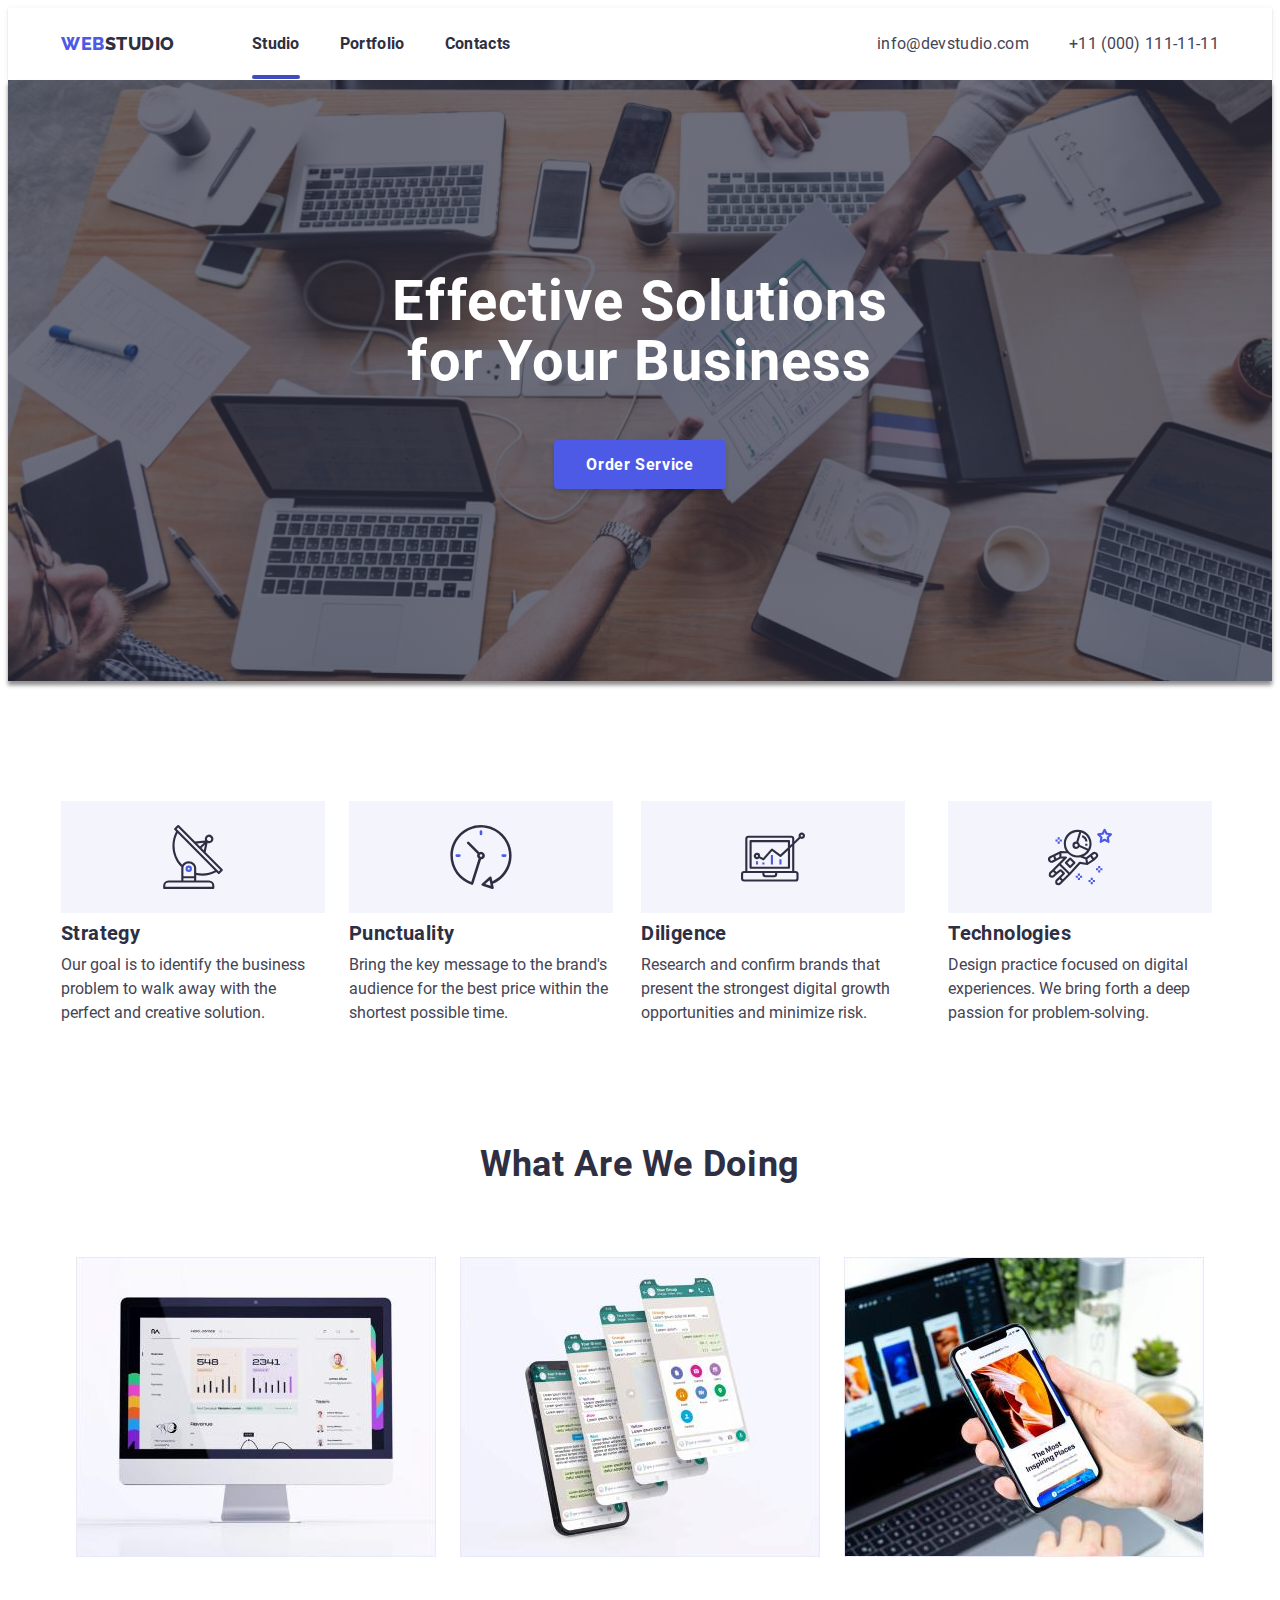
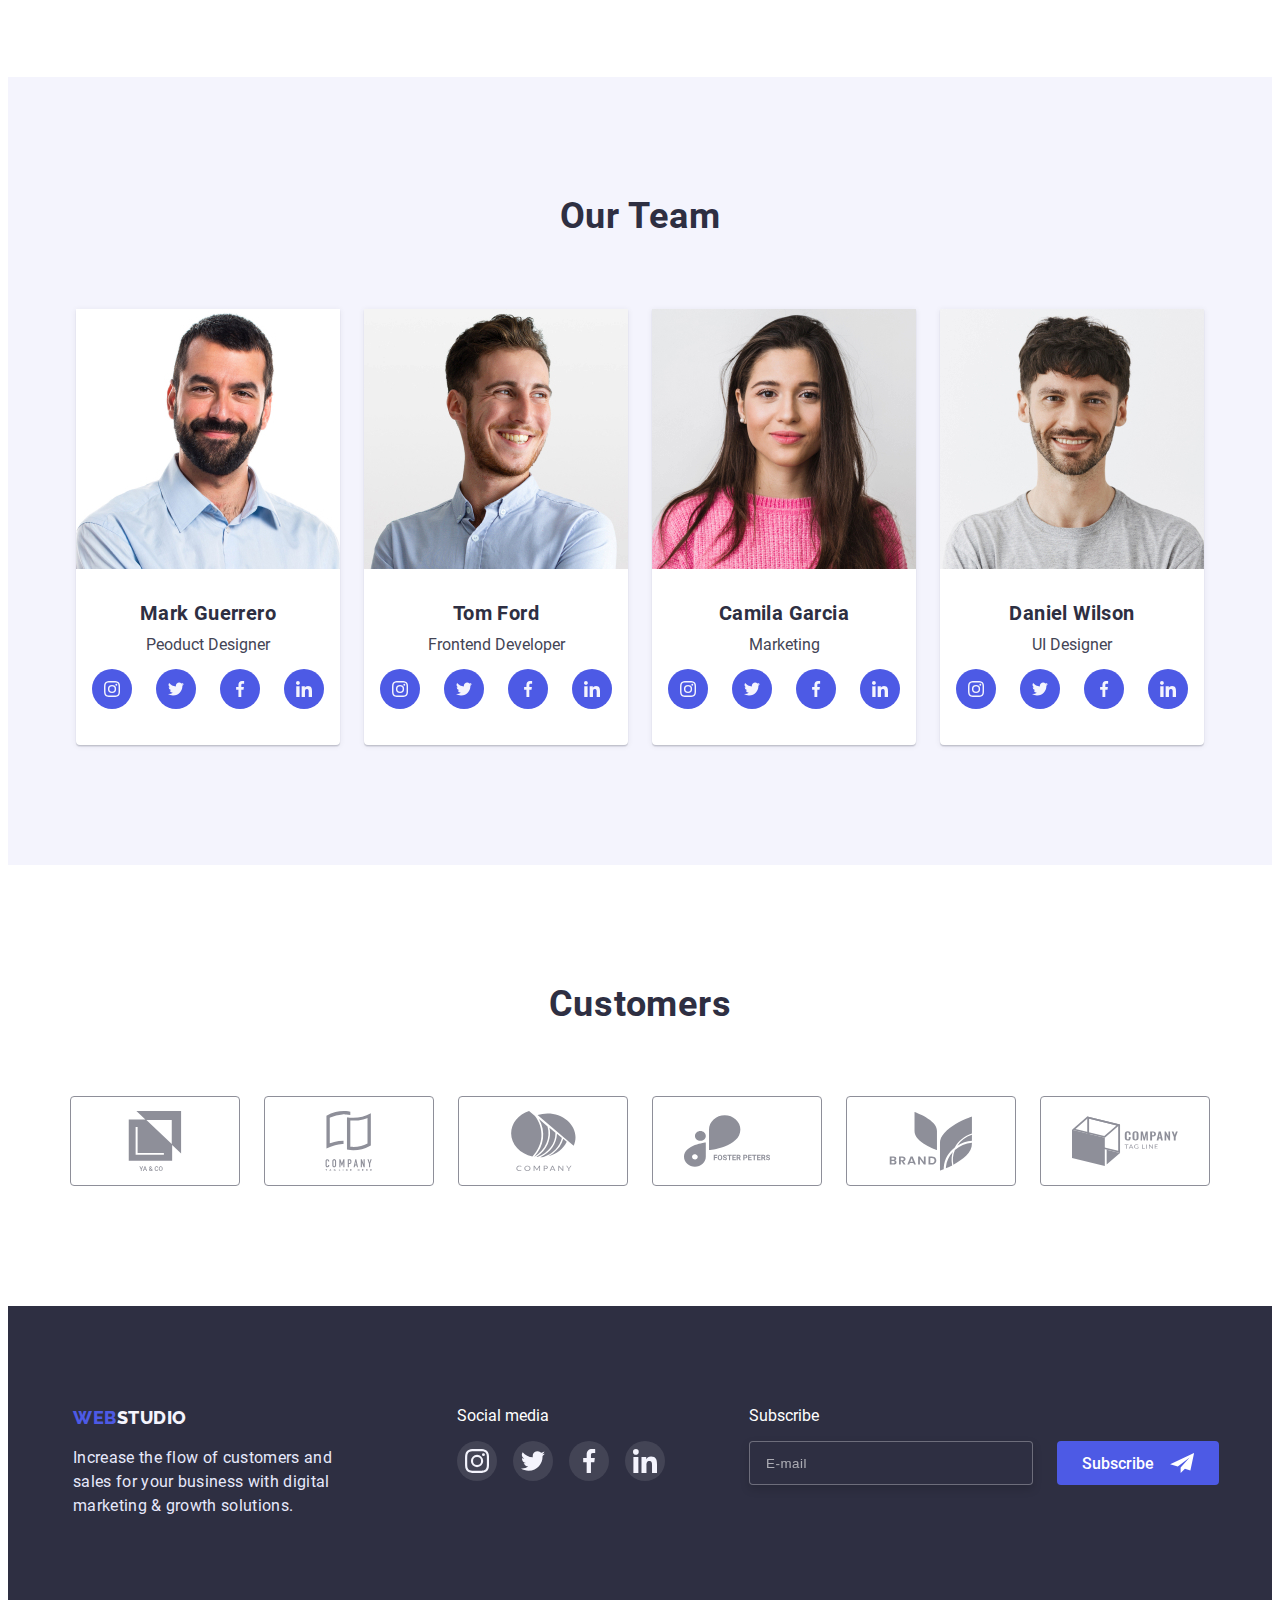
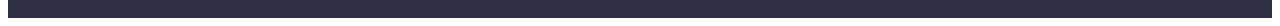
<file: index.html>
<!DOCTYPE html>
<html lang="en">
<head>
    <meta charset="UTF-8">
    <meta http-equiv="X-UA-Compatible" content="IE=edge">
    <meta name="viewport" content="width=device-width, initial-scale=1.0">
    <title>Module 1.1</title>
    
    <link rel="stylesheet" 
    href="https://cdnjs.cloudflare.com/ajax/libs/modern-normalize/1.1.0/modern-normalize.min.css" 
    integrity="sha512-wpPYUAdjBVSE4KJnH1VR1HeZfpl1ub8YT/NKx4PuQ5NmX2tKuGu6U/JRp5y+Y8XG2tV+wKQpNHVUX03MfMFn9Q==" 
    crossorigin="anonymous" 
    referrerpolicy="no-referrer" 
    />
    <link rel="stylesheet" href="./css/styles.css" />
</head>
<body>
    <!--HEADER-->
    <header class="head">
        <div class="container head-set">
        <nav class="main-nav"> 
        <a class="webstudio" href="./index.html"><span class="web-btn">WEB</span>STUDIO</a>
        <ul class="header-list">
        <li><a class="navigation studio" href="./index.html">Studio</a></li>
        <li><a class="navigation" href="./portfolio.html">Portfolio</a></li>
        <li><a class="navigation" href="./index.html">Contacts</a></li>
        </ul>
        </nav>
         <ul class="header-list">
        <li><a class="contacts link" href="mailto:info@devstudio.com">info@devstudio.com</a>
        </li>
        <li><a class="contacts link" href="tel:+11(000)111-11-11">+11 (000) 111-11-11</a>
        </li>
    </ul>
    </div>
    </header>
    

<!--FIRST SECTION-->
    <main>
    <section class="head-section">
        <div class="container">
        <h1 class="heading">Effective Solutions <br> for Your Business</h1>
        <button data-modal-open  class="header-btn btn" type="button">Order Service</button>
        </div>
    </section>

      <!--ABOUT-->
    
    <section class="section-about">
    <div class="container">
        <ul class="section-hero1">
            <li>
                <div class="skill-card">
                    <svg class="icon-svg">
                        <use href="./image/symbol-defs.svg#antenna"></use>
                    </svg>
                </div>
                <h3 class="hero">Strategy</h3>
                <p class="hero-text">Our goal is to identify the business
                problem to walk away with the perfect and creative solution. </p>
            </li>
            <li>
                <div class="skill-card">
                    <svg class="icon-svg">
                        <use href="./image/symbol-defs.svg#clock"></use>
                    </svg>
                </div>
                <h3 class="hero">Punctuality</h3>
                <p class="hero-text">Bring the key message to the brand's audience for the best price within the shortest possible time.</p>
            </li>
            <li>
                <div class="skill-card">
                    <svg class="icon-svg">
                        <use href="./image/symbol-defs.svg#diagram"></use>
                    </svg>
                </div>
                <h3 class="hero">Diligence</h3>
                <p class="hero-text">Research and confirm brands that present the strongest digital growth opportunities and minimize risk.</p>
            </li>
            <li>
                <div class="skill-card">
                    <svg class="icon-svg">
                        <use href="./image/symbol-defs.svg#astronaut"></use>
                    </svg>
                </div>
                <h3 class="hero">Technologies</h3>
                <p class="hero-text">Design practice focused on digital experiences. We bring forth a deep passion for problem-solving.</p>
            </li>
        </ul>
    </div>
    </section>
    <!--ABOUT-->
    <section class="section">
    <div class="container">
        <h2 class="about-us">What Are We Doing</h2>
        <ul class="photos">
            <li>
                <img width="360" height="300" src="./image/image-1.jpg" alt="photo-1-computer">
            </li>
            <li>
                <img width="360" height="300" src="./image/image-2.jpg" alt="photo-2-chats">
            </li>
            <li>
                <img width="360" height="300" src="./image/image-3.jpg" alt="photo-3-telephone">
            </li>
        </ul>
    </div>
    </section>
    
    <section class="section-back-color">
        <div class="container">
        <h2 class="about-us">Our Team</h2>
        <ul class="photos">
            <li class="section-about-us">
                <img width="264" height="260" src="./image/image-f1.jpg" alt="photo-4-first">
                <div class="aboutus-text">
                <h3 class="hero">Mark Guerrero</h3>
                <p class="hero-text">Peoduct Designer</p>
                <div class="social">
                <a class="btn-config" href=""><svg class="social-btn">
                        <use href="./image/symbol-defs.svg#instagram"></use>
                    </svg></a>
                <a class="btn-config" href=""><svg class="social-btn">
                        <use href="./image/symbol-defs.svg#twitter"></use>
                    </svg></a>
                <a class="btn-config" href=""><svg class="social-btn">
                        <use href="./image/symbol-defs.svg#facebook"></use>
                    </svg></a>
                <a class="btn-config" href=""><svg class="social-btn">
                        <use href="./image/symbol-defs.svg#linkedin"></use>
                    </svg></a>
                </div>
            </div>
            </li>
            <li class="section-about-us">
                <img width="264" height="260" src="./image/image-f2.jpg" alt="photo-5-second">
                <div class="aboutus-text">
                <h3 class="hero">Tom Ford</h3>
                <p class="hero-text">Frontend Developer</p>
                <div class="social">
                <a class="btn-config" href=""><svg class="social-btn">
                        <use href="./image/symbol-defs.svg#instagram"></use>
                    </svg></a>
                <a class="btn-config" href=""><svg class="social-btn">
                        <use href="./image/symbol-defs.svg#twitter"></use>
                    </svg></a>
                <a class="btn-config" href=""><svg class="social-btn">
                        <use href="./image/symbol-defs.svg#facebook"></use>
                    </svg></a>
                <a class="btn-config" href=""><svg class="social-btn">
                        <use href="./image/symbol-defs.svg#linkedin"></use>
                    </svg></a>
                </div>
                </div>
            </li>
            <li class="section-about-us">
                <img width="264" height="260" src="./image/image-f3.jpg" alt="photo-6-third">
                <div class="aboutus-text">
                <h3 class="hero">Camila Garcia</h3>
                <p class="hero-text">Marketing</p>
                <div class="social">
                <a class="btn-config" href=""><svg class="social-btn">
                        <use href="./image/symbol-defs.svg#instagram"></use>
                    </svg></a>
                <a class="btn-config" href=""><svg class="social-btn">
                        <use href="./image/symbol-defs.svg#twitter"></use>
                    </svg></a>
                <a class="btn-config" href=""><svg class="social-btn">
                        <use href="./image/symbol-defs.svg#facebook"></use>
                    </svg></a>
                <a class="btn-config" href=""><svg class="social-btn">
                        <use href="./image/symbol-defs.svg#linkedin"></use>
                    </svg></a>
                </div>
                </div>
            </li>
            <li class="section-about-us">
                <img width="264" height="260" src="./image/image-f4.jpg" alt="photo-7-fourth">
                <div class="aboutus-text">
                <h3 class="hero">Daniel Wilson</h3>
                <p class="hero-text">UI Designer</p>
                <div class="social">
                <a class="btn-config" href=""><svg class="social-btn">
                    <use href="./image/symbol-defs.svg#instagram"></use>
                </svg></a>
                <a class="btn-config" href=""><svg class="social-btn">
                    <use href="./image/symbol-defs.svg#twitter"></use>
                </svg></a>
                <a class="btn-config" href=""><svg class="social-btn">
                    <use href="./image/symbol-defs.svg#facebook"></use>
                 </svg></a>
                <a class="btn-config" href=""><svg class="social-btn">
                    <use href="./image/symbol-defs.svg#linkedin"></use>
                </svg></a>
                </div>
                </div>
            </li>
        </ul>
    </div>
    </section>
    <section class="about-customer">
        <div class="container">
            <h2 class="about-us">Customers</h2>
        <ul class="svg-position">
            <li>
                <a class="customers" href=""><svg class="customer-svg">
                    <use href="./image/symbol-defs.svg#customer1"></use>
                </svg></a>
            </li>
            <li>
                <a class="customers" href=""><svg class="customer-svg">
                        <use href="./image/symbol-defs.svg#customer2"></use>
                    </svg></a>
            </li>
            <li>
                <a class="customers" href=""><svg class="customer-svg">
                        <use href="./image/symbol-defs.svg#customer3"></use>
                    </svg></a>
            </li>
            <li>
                <a class="customers" href=""><svg class="customer-svg">
                        <use href="./image/symbol-defs.svg#customer4"></use>
                    </svg></a>
            </li>
            <li>
                <a class="customers" href=""><svg class="customer-svg">
                        <use href="./image/symbol-defs.svg#customer5"></use>
                    </svg></a>
            </li>
            <li>
                <a class="customers" href=""><svg class="customer-svg">
                        <use href="./image/symbol-defs.svg#customer6"></use>
                    </svg></a>
            </li>
        </ul>
        </div>
    </section>
<!--BACKDROP MODAL-->
    <div class="backdrop is-hidden" data-modal>
        <div class="modal"> 
            <button data-modal-close class="modal-btn">
             <svg class="modal-svg">
                <use href="./image/symbol-defs(2).svg#modal"></use>
             </svg>
            </button>
            <h3 class="logo-modal">Leave your contacts and we will call you back</h3>
            <form>
                <ul>
                <label class="modal-subs" for="name">Name</label>
                <li class="order-position">
                 <input class="fields" type="text" name="name" required minlength="3" placeholder=" ">
                    <svg class="icon-order">
                        <use href="./image/icons.svg#name"></use>
                    </svg>
                </li>
                <label class="modal-subs" for="phone">Phone</label>
                <li class="order-position">
                <input class="fields" type="text" name="phone" required minlength="5" placeholder=" ">
                    <svg class="icon-order">
                        <use href="./image/icons.svg#phone"></use>
                    </svg>
                </li>
                <label class="modal-subs" for="email">Email</label>
                <li class="order-position">
                <input class="fields" type="text" name="email" required minlength="5" placeholder=" "> 
                    <svg class="icon-order">
                        <use href="./image/icons.svg#mail"></use>
                    </svg>
                </li>
                <label class="modal-subs" for="comment">Comment</label>
                <li>
                <textarea  class="field-comment" name="comment" id="comment" placeholder="Text input" required maxlength="500"></textarea> 
                </li>
                <li class="policy-check">
                <input class="checkbox" type="checkbox" name="policy" id="policy">
                <label class="policy" for="policy">I accept the terms and conditions of the <a href="#">Privacy Policy</a></label>
                </li>
                <button class="order-btn" type="submit">Send</button>
            </ul>
            </form>
        </div>
    </div>
<!--BACKDROP MODAL-->
    </main>
<!--FOOTER-->
    <footer class="footer">
        <div class="footer-flex">
        <div class="container social-place">
        <div class="webstudio-margin">
        <a class="webstudio-footer" href="./index.html"><span class="web-btn">WEB</span>STUDIO</a>
        <p class="footer-info">Increase the flow of customers and sales for your business with digital marketing & growth solutions. </p>
        </div>
        <div class="footer-media">
        <p class="media-style">Social media</p>
        <ul class="footer-gap">
            <li>
                <a class="btn-config-footer" href=""><svg class="social-btn-footer">
                <use href="./image/symbol-defs.svg#instagram"></use>
                </svg></a>
                </li>
                <li>
                <a class="btn-config-footer" href=""><svg class="social-btn-footer">
                <use href="./image/symbol-defs.svg#twitter"></use>
                </svg></a>
                </li>
                <li>
                <a class="btn-config-footer" href=""><svg class="social-btn-footer">
                <use href="./image/symbol-defs.svg#facebook"></use>
                </svg></a>
                </li>
                <li>
                <a class="btn-config-footer" href=""><svg class="social-btn-footer">
                <use href="./image/symbol-defs.svg#linkedin"></use>
                </svg></a>
                </li>  
        </ul>
        </div>
    </div>
    <form>
    <label class="subscribe" for="email">Subscribe</label>
    <ul class="footer-subs">
     <li><input class="footer-input" type="email" name="email" id="email" placeholder="E-mail" required minlength="5" ></li>
     <button class="footer-button" type="submit">Subscribe
         <svg class="svg-send">
        <use href="./image/icons.svg#iconsend"></use>
     </svg>
     </button>
    </ul>
    </form>    
    </div>
    </footer>
    <script src="./js/modal.js"></script>
</body>
</html>
</file>
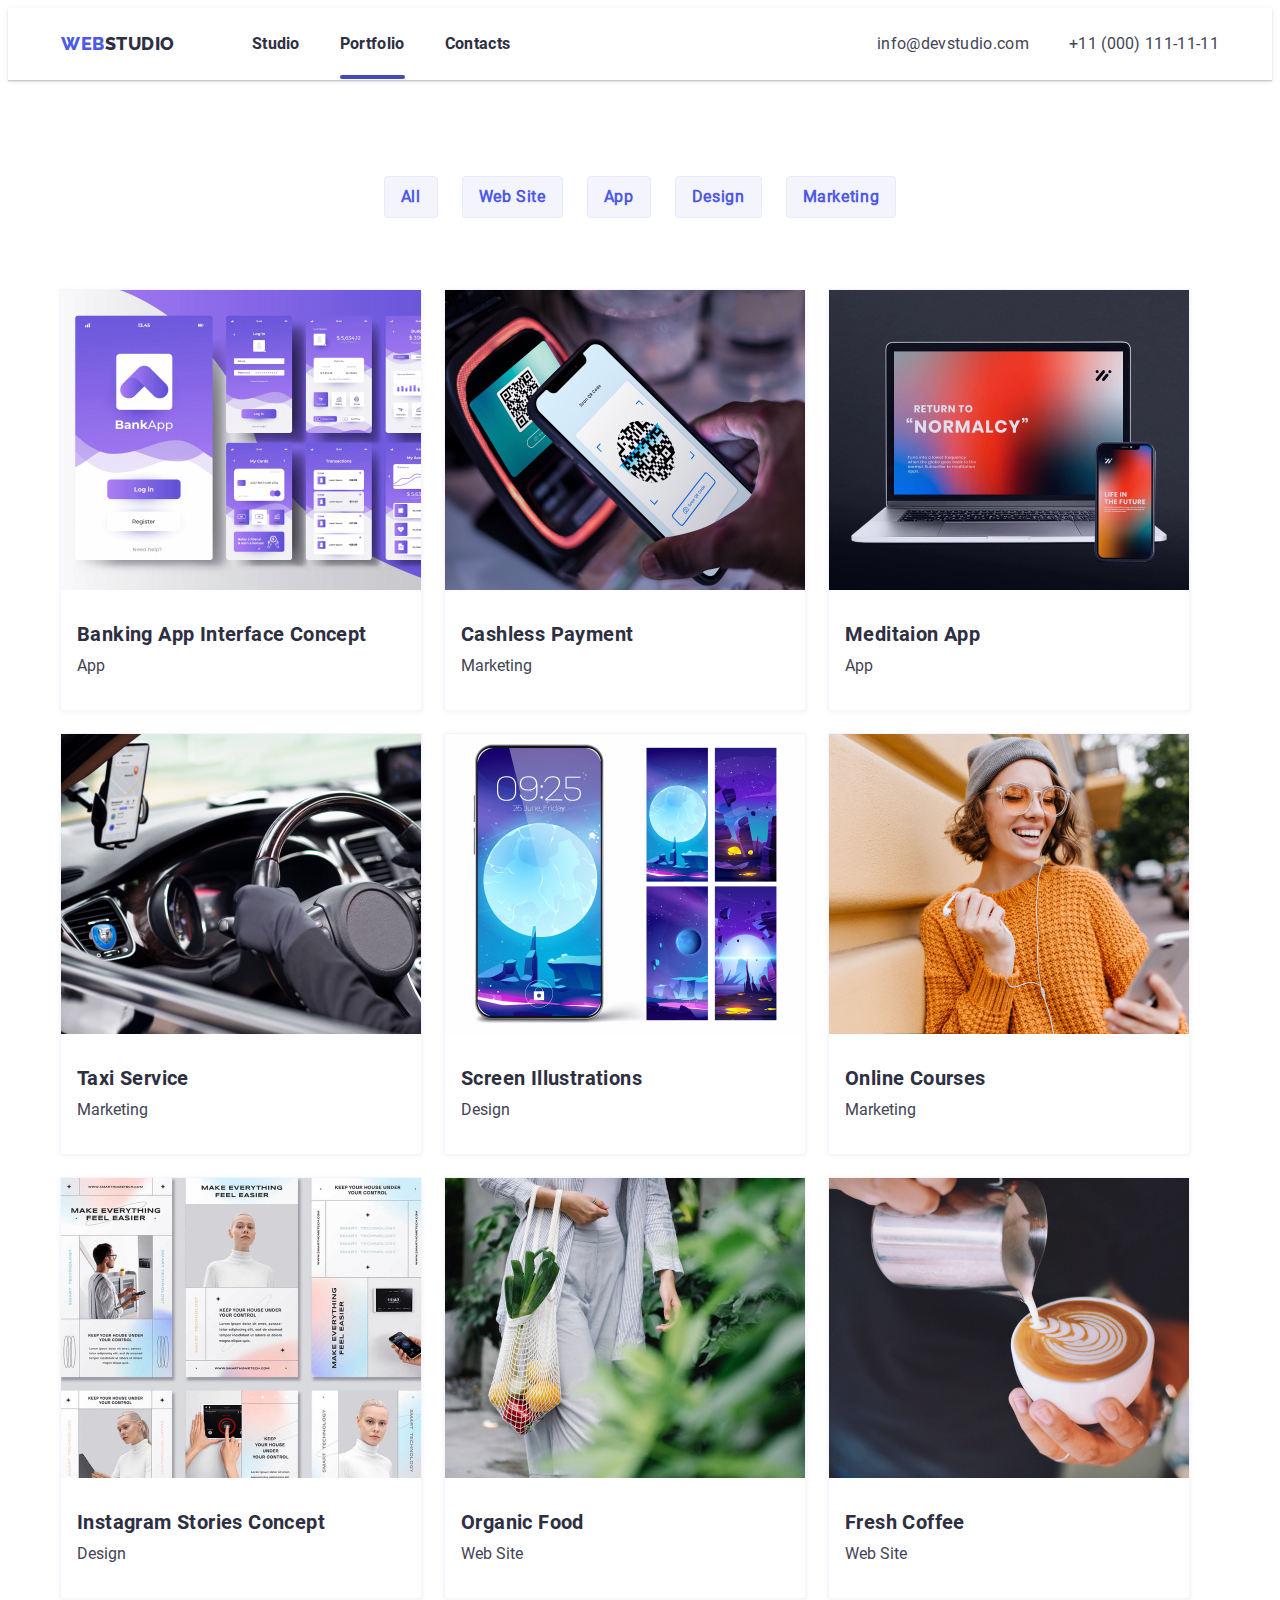
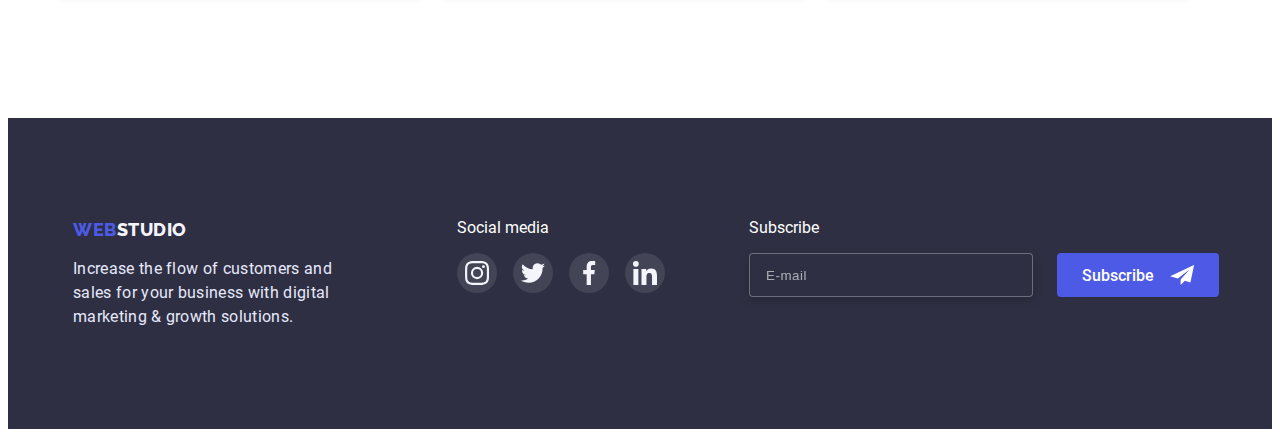
<file: portfolio.html>
<!DOCTYPE html>
<html lang="en">
<head>
    <meta charset="UTF-8">
    <meta http-equiv="X-UA-Compatible" content="IE=edge">
    <meta name="viewport" content="width=device-width, initial-scale=1.0">
    
    <link rel="stylesheet" 
    href="https://cdnjs.cloudflare.com/ajax/libs/modern-normalize/1.1.0/modern-normalize.min.css" 
    integrity="sha512-wpPYUAdjBVSE4KJnH1VR1HeZfpl1ub8YT/NKx4PuQ5NmX2tKuGu6U/JRp5y+Y8XG2tV+wKQpNHVUX03MfMFn9Q==" 
    crossorigin="anonymous" 
    referrerpolicy="no-referrer"
    />
   
    <link rel="stylesheet" href="./css/styles.css">
    <title>Portfolio</title>
</head>
<body>
    <!--HEADER-->
    <header class="head">
        <div class="container head-set">
        <nav class="main-nav">
            <a class="webstudio" href="./index.html"><span class="web-btn">WEB</span>STUDIO</a>
            <ul class="header-list">
                <li><a class="navigation" href="./index.html">Studio</a></li>
                <li><a class="navigation portfolio" href="./portfolio.html">Portfolio</a></li>
                <li><a class="navigation" href="./index.html">Contacts</a></li>
                </ul>
        </nav>
        <ul class="header-list">
            <li><a class="contacts link" href="mailto:info@devstudio.com">info@devstudio.com</a>
            </li>
            <li><a class="contacts link" href="tel:+11(000)111-11-11">+11 (000) 111-11-11</a>
            </li>
        </ul>
    </div>
    </header>
<!--NAVIGATION-->
    <main>
        <section class="section-portfolio">
    <div class="container">
        <ul class="buttons">
            <li><button class="portfolio-btn">All</button></li> 
            <li><button class="portfolio-btn">Web Site</button></li> 
            <li><button class="portfolio-btn">App</button></li>
            <li><button class="portfolio-btn">Design</button></li>
            <li><button class="portfolio-btn">Marketing</button></li>
           </ul>
       
       <!--CONCEPTS-->
        <ul class="main-content-portfolio">   
        <li class="photo-base icon-shadow"> 
        <a class="portfolio-focus" href="">      
        <div class="portfolio-thumb">   
        <img
        width="360" 
        src="./image/image-p1.jpg" 
        alt="Banking App">
        <div class="portfolio-translate">
        <div class="portfolio-overlay">
        <span class="overlay-text">14 Stylish and User-Friendly App Design Concepts · Task Manager App · Calorie Tracker App · Exotic Fruit Ecommerce App · Cloud Storage App</span>
        </div>
        </div>
        </div>
        </a>
        <div class="portfolio-text">
       <h3 class="hero">Banking App Interface Concept</h3>
       <p class="hero-text">App</p>
        </div>
       </li>

       <li class="photo-base icon-shadow">
        <a class="portfolio-focus" href="">
        <div class="portfolio-thumb">
        <img
        width="360" 
        src="./image/image-p2.jpg" 
        alt="Cashless">
        <div class="portfolio-translate">
        <div class="portfolio-overlay">
        <span class="overlay-text">14 Stylish and User-Friendly App Design Concepts · Task Manager App · Calorie Tracker App · Exotic Fruit Ecommerce App · Cloud Storage App</span>
        </div>
        </div>
        </div>
        </a>
        <div class="portfolio-text">
        <h3 class="hero">Cashless Payment</h3>
       <p class="hero-text">Marketing</p>
        </div>
       </li>

       <li class="photo-base icon-shadow">
        <a class="portfolio-focus" href="">
        <div class="portfolio-thumb">
        <img
        width="360" 
        src="./image/image-p3.jpg" 
        alt="Meditaion App">
        <div class="portfolio-translate">
        <div class="portfolio-overlay">
        <span class="overlay-text">14 Stylish and User-Friendly App Design Concepts · Task Manager App · Calorie Tracker App · Exotic Fruit Ecommerce App · Cloud Storage App</span>
        </div>
        </div>
        </div>
        </a>
        <div class="portfolio-text">
       <h3 class="hero">Meditaion App</h3>
       <p class="hero-text">App</p>
        </div>
       </li>

       <li class="photo-base icon-shadow">
        <a class="portfolio-focus" href="">
        <div class="portfolio-thumb">
        <img
        width="360" 
        src="./image/image-p4.jpg" 
        alt="Taxi Service">
        <div class="portfolio-translate">
        <div class="portfolio-overlay">
        <span class="overlay-text">14 Stylish and User-Friendly App Design Concepts · Task Manager App · Calorie Tracker App · Exotic Fruit Ecommerce App · Cloud Storage App</span>
        </div>
        </div>
        </div>
        </a>
        <div class="portfolio-text">
       <h3 class="hero">Taxi Service</h3>
       <p class="hero-text">Marketing</p>
        </div>
       </li>

       <li class="photo-base icon-shadow">
        <a class="portfolio-focus" href="">
        <div class="portfolio-thumb">
        <img
        width="360" 
        src="./image/image-p5.jpg" 
        alt="Screen Illustrations">
        <div class="portfolio-translate">
        <div class="portfolio-overlay">
        <span class="overlay-text">14 Stylish and User-Friendly App Design Concepts · Task Manager App · Calorie Tracker App · Exotic Fruit Ecommerce App · Cloud Storage App</span>
        </div>
        </div>
        </div>
        </a>
        <div class="portfolio-text">
       <h3 class="hero">Screen Illustrations</h3>
       <p class="hero-text">Design</p>
        </div>
       </li>

       
       <li class="photo-base icon-shadow">
        <a class="portfolio-focus" href="">
        <div class="portfolio-thumb">
        <img
        width="360" 
        src="./image/image-p6.jpg" 
        alt="Online Courses">
        <div class="portfolio-translate">
        <div class="portfolio-overlay">
        <span class="overlay-text">14 Stylish and User-Friendly App Design Concepts · Task Manager App · Calorie Tracker App · Exotic Fruit Ecommerce App · Cloud Storage App</span>
        </div>
        </div>   
        </div>
        </a>
        <div class="portfolio-text">
       <h3 class="hero">Online Courses</h3>
       <p class="hero-text">Marketing</p>
        </div>
       </li>
       
       
       <li class="photo-base icon-shadow">
        <a class="portfolio-focus" href="">
        <div class="portfolio-thumb">
        <img
        width="360" 
        src="./image/image-p7.jpg" 
        alt="Instagram Stories Concept">
        <div class="portfolio-translate">
        <div class="portfolio-overlay">
        <span class="overlay-text">14 Stylish and User-Friendly App Design Concepts · Task Manager App · Calorie Tracker App · Exotic Fruit Ecommerce App · Cloud Storage App</span>
        </div>
        </div>
        </div>
        </a>
        <div class="portfolio-text">
       <h3 class="hero">Instagram Stories Concept</h3>
       <p class="hero-text">Design</p>
        </div>
       </li>
       

       <li class="photo-base icon-shadow">
        <a class="portfolio-focus" href="">
        <div class="portfolio-thumb">
        <img
        width="360" 
        src="./image/image-p8.jpg" 
        alt="Organic Food">
        <div class="portfolio-translate">
        <div class="portfolio-overlay">
        <span class="overlay-text">14 Stylish and User-Friendly App Design Concepts · Task Manager App · Calorie Tracker App · Exotic Fruit Ecommerce App · Cloud Storage App</span>
        </div>
        </div>
        </div>
        </a>
        <div class="portfolio-text">
       <h3 class="hero">Organic Food</h3>
       <p class="hero-text">Web Site</p>
       </div>
       </li>


       <li class="photo-base icon-shadow">
        <a class="portfolio-focus" href="">
        <div class="portfolio-thumb">
        <img
        width="360" 
        src="./image/image-p9.jpg" 
        alt="Fresh Coffee">
        <div class="portfolio-translate">
        <div class="portfolio-overlay">
        <span class="overlay-text">14 Stylish and User-Friendly App Design Concepts · Task Manager App · Calorie Tracker App · Exotic Fruit Ecommerce App · Cloud Storage App</span>
        </div>
        </div>
        </div>
        </a>
        <div class="portfolio-text"> 
        <h3 class="hero">Fresh Coffee</h3>
        <p class="hero-text">Web Site</p>
        </div>
       </li>
        </ul>
    </div>
     </section>
    </main>
<!--FOOTER-->
    <footer class="footer">
        <div class="footer-flex">
        <div class="container social-place">
            <div class="webstudio-margin">
                <a class="webstudio-footer" href="./index.html"><span class="web-btn">WEB</span>STUDIO</a>
                <p class="footer-info">Increase the flow of customers and sales for your business with digital marketing &
                    growth solutions.</p>
            </div>
            <div class="footer-media">
                <p class="media-style">Social media</p>
                <ul class="footer-gap">
                <li>
                <a class="btn-config-footer" href=""><svg class="social-btn-footer">
                <use href="./image/symbol-defs.svg#instagram"></use>
                </svg></a>
                </li>
                <li>
                <a class="btn-config-footer" href=""><svg class="social-btn-footer">
                <use href="./image/symbol-defs.svg#twitter"></use>
                </svg></a>
                </li>
                <li>
                <a class="btn-config-footer" href=""><svg class="social-btn-footer">
                <use href="./image/symbol-defs.svg#facebook"></use>
                </svg></a>
                </li>
                <li>
                <a class="btn-config-footer" href=""><svg class="social-btn-footer">
                <use href="./image/symbol-defs.svg#linkedin"></use>
                </svg></a>
                </li>
             </ul>
            </div>
        </div>
        <form class=" footer-email">
    <label class="subscribe" for="email">Subscribe</label>
    <ul class="footer-subs">
     <li><input type="email" name="email" id="email" placeholder="E-mail" class="footer-input"></li>
     <button class="footer-button" type="submit">Subscribe
         <svg class="svg-send">
        <use href="./image/icons.svg#iconsend"></use>
     </svg>
     </button>
    </ul>
    </form>
    </div>
    </footer>
</body>
</html>
</file>
<file: css/styles.css>
/* FONTS */
@font-face {
    font-family:"Roboto-bold";
    src: url("../fonts/Roboto-Bold.ttf");
}
@font-face {
    font-family:"Roboto-medium";
    src: url("../fonts/Roboto-Medium.ttf");
}
@font-face {
    font-family:"Roboto-regular";
    src: url("../fonts/Roboto-Regular.ttf");
}
@font-face {
    font-family:"Raleway-extra";
    src: url("../fonts/Raleway-ExtraBold.ttf");
}
/* FONTS END */
/* HEADER */
h1,
h2,
h3,
h4,
p {
  margin-top: 0;
  margin-bottom: 0;
}

ul,
ol {
  margin-top: 0;
  margin-bottom: 0;
  padding-left: 0;
  padding-right: 0;
  
}


:root {
 --primary-text-color:#434455;
 --title-text-color: #2E2F42;
 --logo-color: #4D5AE5;
 --white-footer: #FFFFFF;
 --timing-function:cubic-bezier(0.4, 0, 0.2, 1)
}

a:hover {
    color:  blue
}
a:focus {
color: blue;
}


.webstudio {
font-family:"Raleway-extra";
text-decoration: none;
font-size: 18px;
line-height: 1.3;
letter-spacing: 0.03em;
color: #2E2F42;
margin-right: 77px;
transition-property: color;
transition-duration: 250ms;
transition-timing-function: cubic-bezier(0.4, 0, 0.2, 1);
}
.webstudio-margin {
margin-right: 120px;
}

.link {
font-family: inherit;
}

img {
    display: block;
    max-width: 100%;
    height: auto;
  }

.btn:hover,
.btn:focus{
    background-color:#404BBF;
    box-shadow: 0px 4px 4px rgb(0 0 0 / 15%);
}
.btn {
font-family: 'Roboto-bold';
font-size: 16px;
line-height: 1.1;
letter-spacing: 0.04em;
color: #FFFFFF;
background-color: #4D5AE5;
box-shadow: 0px 4px 4px rgba(0, 0, 0, 0.15);
border-radius: 4px;
border: none;
cursor: pointer;
padding: 16px 32px;
display: flex;
align-items: center;
justify-content: center;
gap:10px;
margin-right: auto;
margin-left: auto;
transition-property: background-color;
transition-duration: 250ms;
transition-timing-function: cubic-bezier(0.4, 0, 0.2, 1);
}

.navigation{
position: relative;
font-family:"Roboto-bold";
font-size: 16px;
line-height: 1.5;
letter-spacing: 0.02em;
color: #2E2F42;
text-decoration: none;
transition-property: color;
transition-duration: 250ms;
transition-timing-function: cubic-bezier(0.4, 0, 0.2, 1);
padding-top:24px;
padding-bottom:26px;

}
.studio::after{
    position:absolute;
    left: 0;
    bottom: 0;
    content:"";
    display: block;
    width: 100%;
    height: 4px;
    background-color: #404BBF;
    border-radius: 2px;
}
.portfolio::after{
    position:absolute;
    left: 0;
    bottom: 0;
    content:"";
    display: block;
    width: 100%;
    height: 4px;
    background-color: #404BBF;
    border-radius: 2px;
}
.contacts {
    font-family:"Roboto-regular";
    font-size: 16px;
    line-height: 1.5;
    letter-spacing: 0.02em;
    color: #434455;
    text-decoration: none;
    transition-property: color;
    transition-duration: 250ms;
    transition-timing-function: cubic-bezier(0.4, 0, 0.2, 1);
}
.heading {
font-family:"Roboto-bold";  
font-size: 56px;
line-height: 1.07;
text-align: center;
letter-spacing: 0.02em;
color: #FFFFFF;
padding-bottom: 48px;

}

.head-section {
    background-color: var(--title-text-color);
    background-image: linear-gradient(to right,
    rgba( 46, 47, 66, 0.7 ),
    rgba( 46, 47, 66, 0.7 )),
    url(../image/people-office\ 1.jpg);
    box-shadow: 0px 4px 4px rgba(0, 0, 0, 0.25), 0px 4px 4px rgba(0, 0, 0, 0.25);
    background-size: cover;
    padding: 192px 0px 192px 0px;
    text-align: center;
    margin: 0;
}

.head {
    padding-top: 24px;
    padding-bottom: 24px;
    box-shadow: 0px 2px 1px rgba(46, 47, 66, 0.08), 0px 1px 1px rgba(46, 47, 66, 0.16), 0px 1px 6px rgba(46, 47, 66, 0.08);
}

.head-set {
    display: flex;
    justify-content: space-between;
}
.main-nav {
    display: flex;
    align-items: center;
}
.header-list  {
    list-style: none;
    display: flex;
    align-items: center;
    gap: 40px;
}

ul {
    list-style: none;
}
/* HEADER END */


/* MAIN INFO*/
.hero {
font-family: 'Roboto-bold';
font-size: 20px;
line-height: 1.2;
letter-spacing: 0.02em;
color: #2E2F42;
text-decoration: none;
margin-bottom: 8px;
} 
.hero-text {
font-family: 'Roboto-regular';
font-size: 16px;
line-height: 1.5;
color: #434455;
}
.about-us {
font-family: 'Roboto-bold';
font-size: 36px;
line-height: 1.1;
letter-spacing: 0.02em;
text-align: center;
margin-bottom: 72px;
color: #2E2F42;

}
.web-btn {
font-family: 'Raleway-extra';
font-size: 18px;
line-height: 1.3;
letter-spacing: 0.03em;
color: #4D5AE5;

}
.footer-info {
font-family: 'Roboto-regular';
font-size: 16px;
line-height: 1.5;
letter-spacing: 0.02em;
color: #E7E9FC;
max-width: 264px;
margin-top: 16px;
}
.footer {
    background-color: #2E2F42;
    padding-top: 100px;
    padding-bottom: 100px;
}
.footer-flex {
    display: flex;
    width: 1158px;
    margin: 0 auto;
}
.webstudio-footer {
   font-family:"Raleway-extra";
   text-decoration: none;
   font-size: 18px;
   line-height: 1.3;
   display: flex;
   align-items: center;
   letter-spacing: 0.03em;
   text-transform: uppercase;
   color: #F4F4FD;
   transition-property: color;
    transition-duration: 250ms;
    transition-timing-function: cubic-bezier(0.4, 0, 0.2, 1);
}
.hero-photo {
   font-family: 'Roboto-regular';
   font-size: 16px;
   line-height: 1.5;
   letter-spacing: 0.02em;
   margin-top: 10px;
}

.section-hero1 {
    display: flex;
    gap: 24px;
    justify-content: center;
}
.container {
    width: 1158px;
    margin: 0 auto;
    padding-left: 12px;
    padding-right: 12px;
}


.section {
    padding-bottom: 120px;
    padding-bottom:120px;
}
.section-about-us {
    box-shadow: 0px 1px 6px rgba(46, 47, 66, 0.08), 0px 1px 1px rgba(46, 47, 66, 0.16), 0px 2px 1px rgba(46, 47, 66, 0.08);
    border-radius: 0px 0px 4px 4px; 
    text-align: center;
    background: #FFFFFF;
    min-width: 264px;
}
.photos {
    display: flex;
    gap: 24px;
    justify-content: center;
    padding-left: 0;
}
.aboutus-text {
    padding-top: 32px;
    padding-bottom: 32px;
}
.section-back-color {
    padding-top: 120px;
    padding-bottom: 120px;
    background: #F4F4FD;
}

/*PORTFOLIO*/
.section-portfolio {
    padding-top: 96px;
    padding-bottom: 120px;
}
.buttons {
    display: flex;
    gap: 24px;
    margin-bottom: 72px;
    padding-right: 0;
    justify-content: center;
    align-items: center;
}
.portfolio-btn {
    font-family: 'Roboto-regular';
    background: #F4F4FD;
    border: 1px solid #E7E9FC;
    border-radius: 4px;
    padding: 8px 16px;
    color: #4D5AE5;
    letter-spacing: 0.04em;
    font-weight: 600;
    font-size: 16px;
    line-height: 24px;
    transition-property: background-color,box-shadow,color;
    transition-duration: 250ms;
    transition-timing-function: cubic-bezier(0.4, 0, 0.2, 1);
}
.portfolio-btn:hover,
.portfolio-btn:focus {
    background: #4D5AE5;
    box-shadow: 0px 3px 1px rgba(0, 0, 0, 0.1), 0px 2px 1px rgba(0, 0, 0, 0.08), 0px 2px 2px rgba(0, 0, 0, 0.12);
    border-radius: 4px;
    color: #FFFFFF;
    cursor: pointer;
    }
    .main-content-portfolio {
    display: flex;
    flex-wrap: wrap;
    gap: 24px;
    }
    .icon-shadow:hover {
    box-shadow: 0px 3px 1px rgba(0, 0, 0, 0.1), 0px 2px 1px rgba(0, 0, 0, 0.08), 0px 2px 2px rgba(0, 0, 0, 0.12);
    }
    .photo-base {
    width: 360px;
    height: 420px;
    left: 156px;
    top: 288px;
    background: #FFFFFF;
    outline: 0.5px solid #F4F4FD;
    box-shadow: 0px 1px 6px rgba(46, 47, 66, 0.08);
    transition-property: box-shadow;
    transition-duration: 250ms;
    transition-timing-function: cubic-bezier(0.4, 0, 0.2, 1);

    }
    .portfolio-text {
    padding-top: 32px;
    padding-left: 16px;
    padding-bottom: 32px;
    }
    .section-about {
        padding-top: 120px;
        padding-bottom: 120px;
    }
    
.icon-svg{
    width: 64px;
    height: 64px;
}
.skill-card {
    display: flex;
    align-items: center;
    justify-content: center;
    width: 264px;
    height: 112px;
    background-color: #F4F4FD;
    margin-bottom: 8px;
}
.social {
    display:flex;
    align-items: center;
    margin-left: 16px;
    margin-right: 16px;
    padding-top: 8px;
    width: 232px;
    height: 48px;
    gap: 24px;
}
.social-btn {
    width: 16px;
    height: 16px;
    align-items: center;
    justify-content: center;
    
}
.btn-config {
background-color: #4D5AE5;
display: flex;
align-items: center;
justify-content: center;
border-radius: 50%;
border:none;
width: 40px;
height: 40px;
transition-property: background-color;
transition-duration: 250ms;
transition-timing-function: cubic-bezier(0.4, 0, 0.2, 1);
}
.btn-config:hover,
.btn-config:focus {
    background-color:#404BBF;
}
.about-customer {
    font-family: 'Roboto-medium';
    font-size: 36px;
    line-height: 1.1;
    letter-spacing: 0.02em;
    text-align: center;
    color: #2E2F42;
    padding-top: 120px;
    padding-bottom: 120px;
}
.customers {
    display: flex;
    align-items: center;
    justify-content: center;
    width: 168px;
    height: 88px;
    border: 1px solid #8E8F99;
    border-radius: 4px;
    fill:#8E8F99;
    transition-property: border;
    transition-duration: 250ms;
    transition-timing-function: cubic-bezier(0.4, 0, 0.2, 1);
    
}

.customer-svg {
    display: flex;
    align-items: center;
    justify-content: center;
    width: 106px;
    height: 60px;
    transition-property: fill;
    transition-duration: 250ms;
    transition-timing-function: cubic-bezier(0.4, 0, 0.2, 1);
    
    
}
.svg-position {
    display: flex;
    align-items: center;
    justify-content: center;
    column-gap: 24px;
}
.footer-media {
    width: 208px;
}
.social-place {
    display: flex;
}

.media-style {
    font-family: "Roboto-regular";
    font-size: 16px;
    color: var(--white-footer);
    padding-bottom: 16px;
}

.btn-config-footer {
        background-color:rgba(255, 255, 255, 0.1);
        display: flex;
        align-items: center;
        justify-content: center;
        border-radius: 50%;
        border: none;
        width: 40px;
        height: 40px;
        transition-property: background-color;
        transition-duration: 250ms;
        transition-timing-function: cubic-bezier(0.4, 0, 0.2, 1);
}
.btn-config-footer:hover,
.btn-config-footer:focus {
background-color: #31D0AA;
}
.social-btn-footer {
    width: 24px;
    height: 24px;
}
.footer-gap {
    display: flex;
    gap: 16px;
}
.customers:hover,
.customers:focus {
    border: 1px solid #4D5AE5;
}
.customers:hover .customer-svg,
.customers:focus .customer-svg {
    fill: #4D5AE5;
}
/*MODAL*/
.backdrop {
    position: fixed;
    top: 0;
    left: 0;
    width: 100%;
    height: 100%;
    background-color: rgba(46, 47, 66, 0.4);
    transition-property: opacity , visibility ;
    transition-duration: 250ms;
    transition-timing-function: cubic-bezier(0.4, 0, 0.2, 1);

}
.modal {
    position: absolute;
    top: 50%;
    left: 50%;
    transform: translate(-50%,-50%);
    width: 408px;
    height: 576px;
    background-color: #FCFCFC;
    box-shadow: 0px 1px 1px rgba(0, 0, 0, 0.14), 0px 1px 3px rgba(0, 0, 0, 0.12), 0px 2px 1px rgba(0, 0, 0, 0.2); 
    border-radius: 4px;
    padding: 24px;
}
.backdrop.is-hidden  {
    opacity: 0;
    visibility: hidden;
    pointer-events: none;
}
/*MODAL BUTTON*/
.modal-btn {
position: fixed;
right: 24px;
top: 24px;
display: flex;
align-items: center;
justify-content: center;
background-color: #E7E9FC;
border: 1px solid rgba(0, 0, 0, 0.1);
border-radius: 24px;
width: 24px;
height: 24px;
transition-property: background-color;
transition-duration: 250ms;
transition-timing-function: cubic-bezier(0.4, 0, 0.2, 1);
}
.modal-svg {
    width: 8px;
    height: 8px;
    transition-property: fill;
    transition-duration: 250ms;
    transition-timing-function: cubic-bezier(0.4, 0, 0.2, 1);
}
.modal-svg:hover {
fill: #E7E9FC;
}
.modal-btn:hover {
background-color: #404BBF;
fill: #E7E9FC;
}
.portfolio-thumb {
    position: relative;
    overflow: hidden;
}
.portfolio-translate {
    position:absolute;
    top: 0;
    left: 0;
    width: 100%;
    height: 100%;
    background-color:rgba(64,75,191,0.70);
    transform: translateY(100%);
    transition: transform 250ms cubic-bezier(0.4, 0, 0.2, 1);
}
.portfolio-thumb:hover .portfolio-translate  {
    transform: translateY(0%);
}
.portfolio-overlay {
    position: absolute;
    top: 50%;
    left: 50%;
    transform: translate(-50%,-50%);
    width: 296px;
    height: 100px;
    padding-bottom:164px;
}
.overlay-text {
    font-family: "Roboto-regular";
    font-size: 16px;
    color:#F4F4FD;   
}
.portfolio-focus:focus {color: #000;}

.footer-subs {
display: flex;
padding-top: 16px;
 gap: 24px;
}
.subscribe {
    font-family: "Roboto-regular";
    font-size: 16px;
    color: var(--white-footer);
} 
.footer-input {
    width: 264px;
    height: 40px;
    color: white;
    background-color:#2E2F42;
    border: 1px solid rgba(255, 255, 255, 0.3);
    filter: drop-shadow(0px 4px 4px rgba(0, 0, 0, 0.15));
    border-radius: 4px;
    padding-left: 16px;
    letter-spacing: 0.04em;
}
.footer-input:hover,
.footer-input:focus {
    border: 1px solid #4D5AE5;
cursor: pointer;
transition-property: border;
transition-duration: 250ms;
transition-timing-function: cubic-bezier(0.4, 0, 0.2, 1);
}

.footer-subs input::placeholder {
color: rgba(255, 255, 255, 0.6);
}
.footer-button {
font-family: "Roboto-medium";
font-size: 16px;
color: var(--white-footer);
background-color: #4D5AE5;
border-radius: 4px ;
border: none;
cursor: pointer;
display: flex;
align-items: center;
justify-content: center;
padding: 8px 25px;
gap: 16px;
}
.footer-button:hover,
.footer-button:focus {
background-color:#404BBF;
 box-shadow: 0px 4px 4px rgb(0 0 0 / 15%);
transition-property: var(--logo-color);
transition-duration: 250ms;
transition-timing-function: cubic-bezier(0.4, 0, 0.2, 1);
}
.svg-send {
display: flex;
width: 24px;
height: 20px;
}
/* MODAL ORDER*/
.logo-modal {
font-family: 'Roboto-bold';
font-style: normal;
font-weight: 500;
font-size: 16px;
line-height: 1.5;
text-align: center;
letter-spacing: 0.02em;
color: #2E2F42;
padding-top: 45px;
margin-bottom: 14px;
}
textarea {
    resize: none;
}

.modal-subs {
font-family: 'Roboto-regular';
font-weight: 400;
font-size: 12px;
line-height: 1.3;
letter-spacing: 0.04em;
color: #8E8F99;
margin-bottom: 4px;
}

.field-comment {
border: 1px solid rgba(33, 33, 33, 0.2);
border-radius: 4px;
width: 360px;
height: 120px;
padding-top: 8px;
padding-left: 16px;
margin-bottom: 16px;
}
.field-comment::placeholder {
font-family: "Roboto-regular";
font-size: 12px; 
line-height: 1.3;
color: rgba(117, 117, 117, 0.5);
letter-spacing: 0.04em;
}
.modal-post {
    margin: 0;
    padding: 0;
}
.columns {
     width: 360px;
    height: 40px;
    background: #FCFCFC;
border-radius: 4px;
}
.policy {
font-family: 'Roboto-regular';
font-weight: 400;
font-size: 12px;
line-height: 1.3;
letter-spacing: 0.04em;
color: #757575;
}
.order-btn {
position: absolute;
top:504px;
left:120px;
right: 120px;
padding: 16px 32px;
font-family: 'Roboto-regular';
font-size: 16px;
line-height: 1.1;
letter-spacing: 0.04em;
color: #FFFFFF;
background-color: #4D5AE5;
box-shadow: 0px 4px 4px rgba(0, 0, 0, 0.15);
border-radius: 4px;
border: none;
cursor: pointer;
}
.order-btn:hover {
background-color:#404BBF;
 box-shadow: 0px 4px 4px rgb(0 0 0 / 15%);
transition-property: var(--logo-color);
transition-duration: 250ms;
transition-timing-function: cubic-bezier(0.4, 0, 0.2, 1);
}
.fields {
width: 360px;
height: 40px;
border: 1px solid rgba(33, 33, 33, 0.2);
border-radius: 4px;
margin-bottom: 8px;
padding-left: 38px;
}
.order-position {
position: relative;
}
.icon-order {
    position: absolute;
    top: 14px;
    bottom: 14px;
    left: 19px;
    display: inline-block;
    width: 15px;
    height: 14px;
}
input,textarea {
 outline:transparent;
}

textarea:focus,
textarea:hover {
outline: 1px solid #4D5AE5;
outline-offset: -1px;
transition-property: outline;
transition-duration: 250ms;
transition-timing-function: cubic-bezier(0.4, 0, 0.2, 1);
}
.fields:focus {
outline: 1px solid #4D5AE5;
outline-offset: -1px;
transition-property: outline;
transition-duration: 250ms;
transition-timing-function: cubic-bezier(0.4, 0, 0.2, 1);
}
.fields:focus + .icon-order {
fill: #4D5AE5;
transition-property: fill;
transition-duration: 250ms;
transition-timing-function: cubic-bezier(0.4, 0, 0.2, 1);
}
.fields:not(:placeholder-shown):required:valid {
outline-color: green;
transition-property: outline;
transition-duration: 250ms;
transition-timing-function: cubic-bezier(0.4, 0, 0.2, 1);
}.fields:not(:placeholder-shown):required:invalid {
outline-color: red;
transition-property: outline;
transition-duration: 250ms;
transition-timing-function: cubic-bezier(0.4, 0, 0.2, 1);
}
/* MODAL ORDER END*/

/* CHECKBOX*/
.policy-check {
display: flex;
align-items: center;
vertical-align: middle;
gap: 8px;
}
.checkbox {
appearance: none;
width: 16px;
height: 16px;
border: 1.25px solid #2E2F42;
border-radius: 2px;
transition-property: background-color;
transition-duration: 250ms;
transition-timing-function: cubic-bezier(0.4, 0, 0.2, 1);
}
.checkbox:focus {
    border: 1.25px solid #404BBF;
}
.checkbox:checked {
background-image: url(../image/checkbox.svg);
background-repeat: no-repeat;
background-position: center;
background-size: 10px;
background-color: #404BBF;
border-color: #404BBF;
}
/* CHECKBOX END*/
</file>
